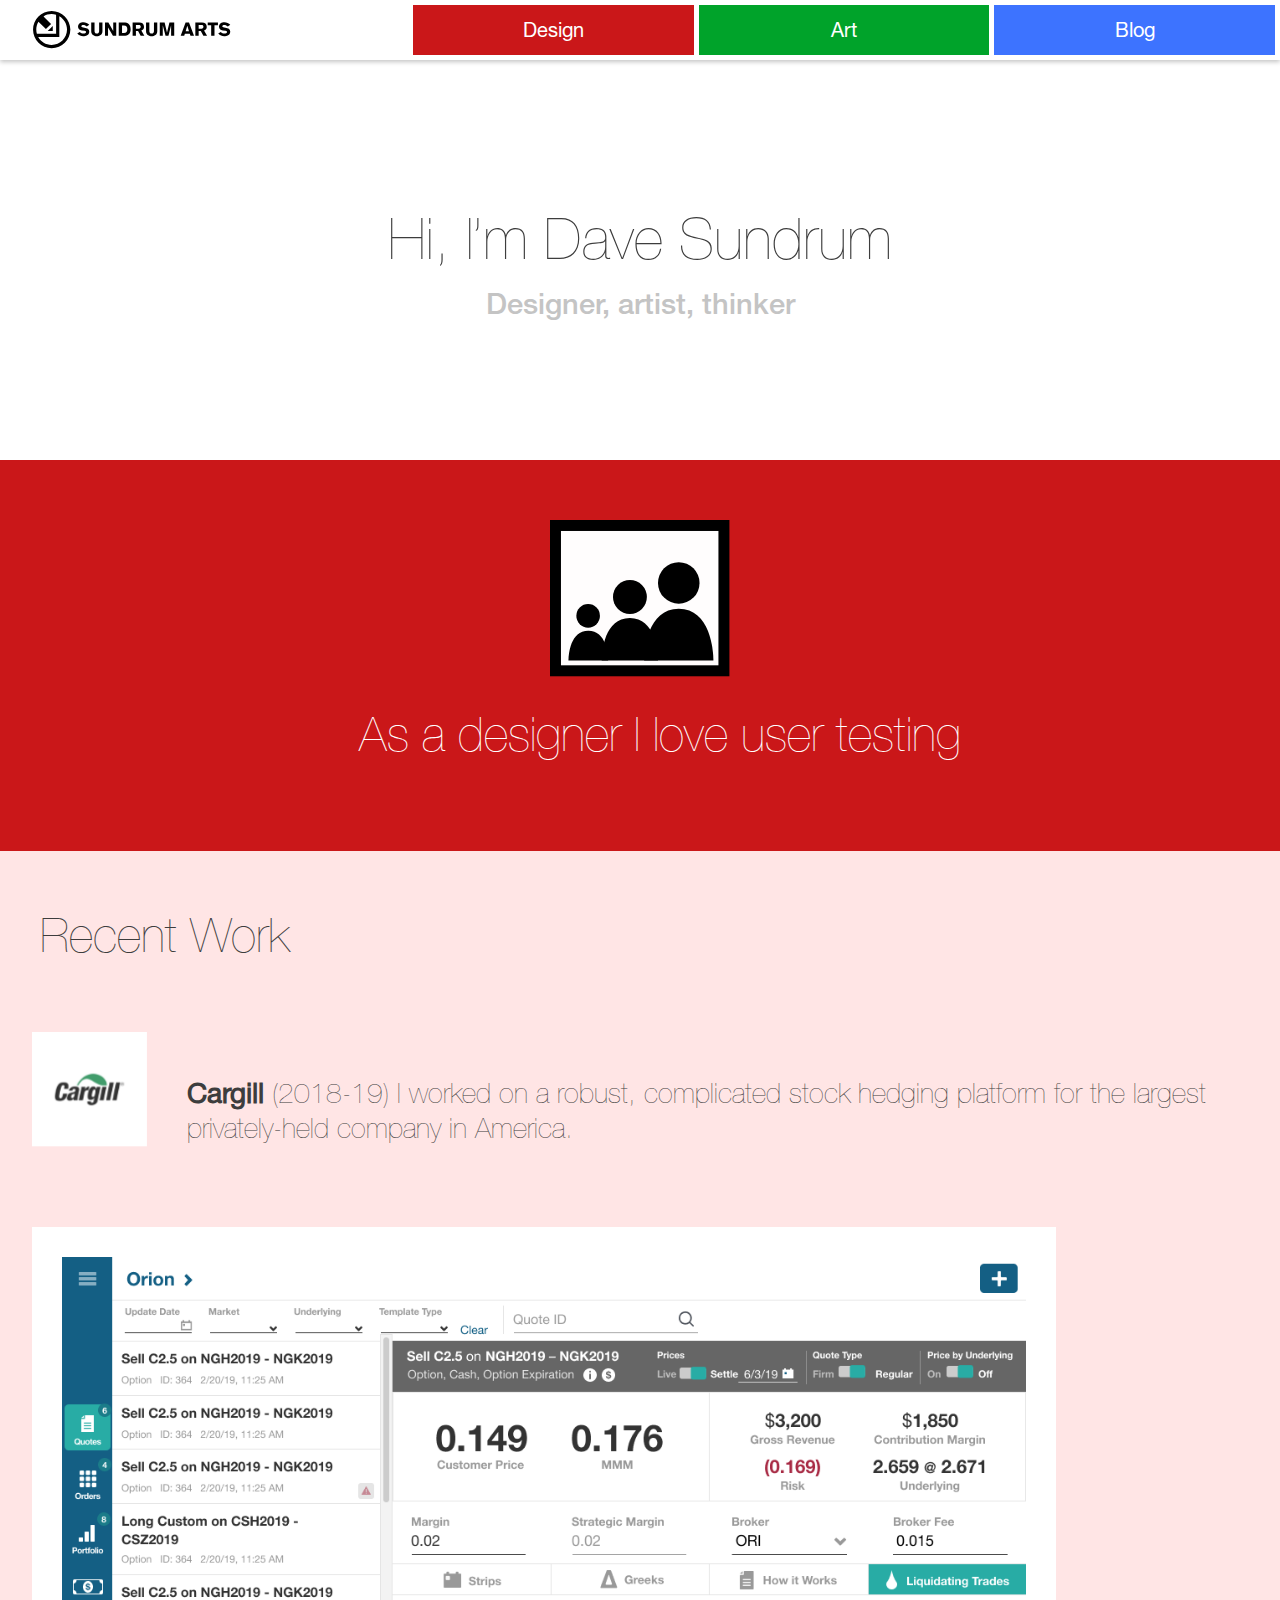
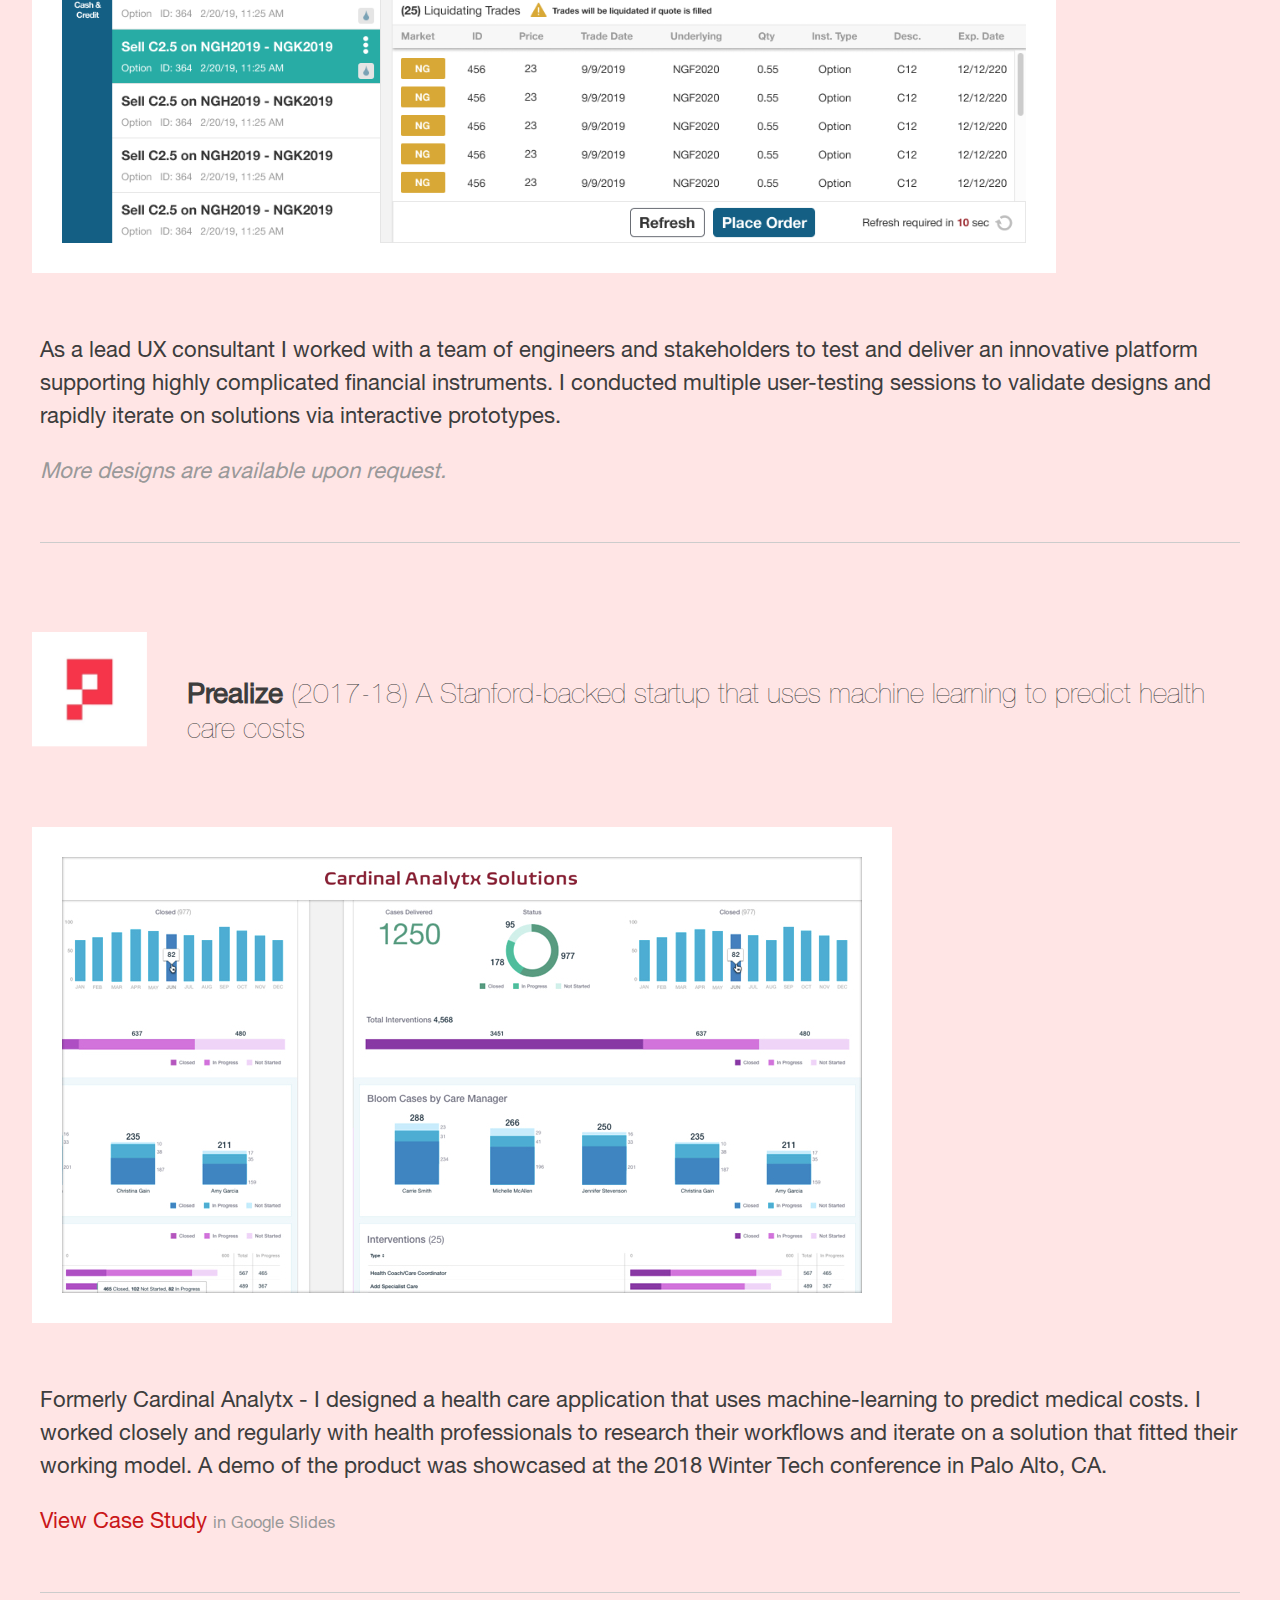
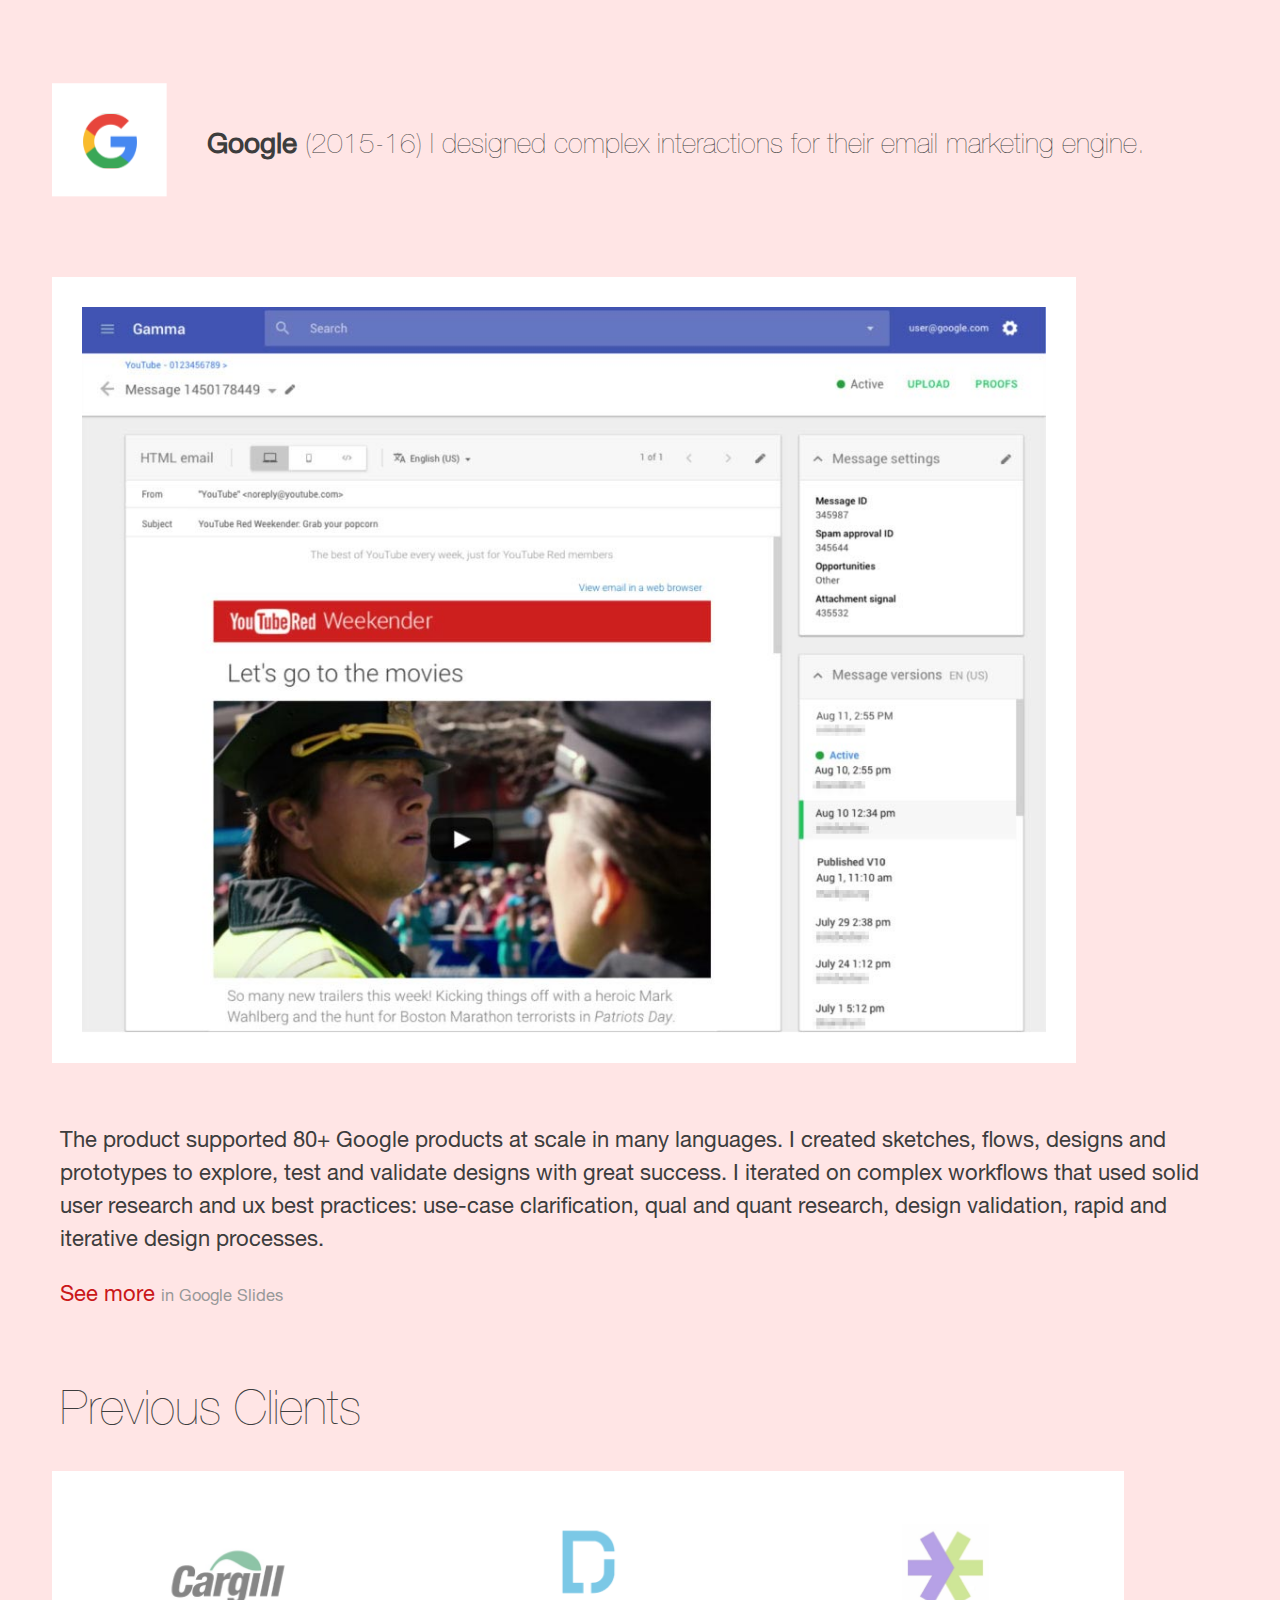
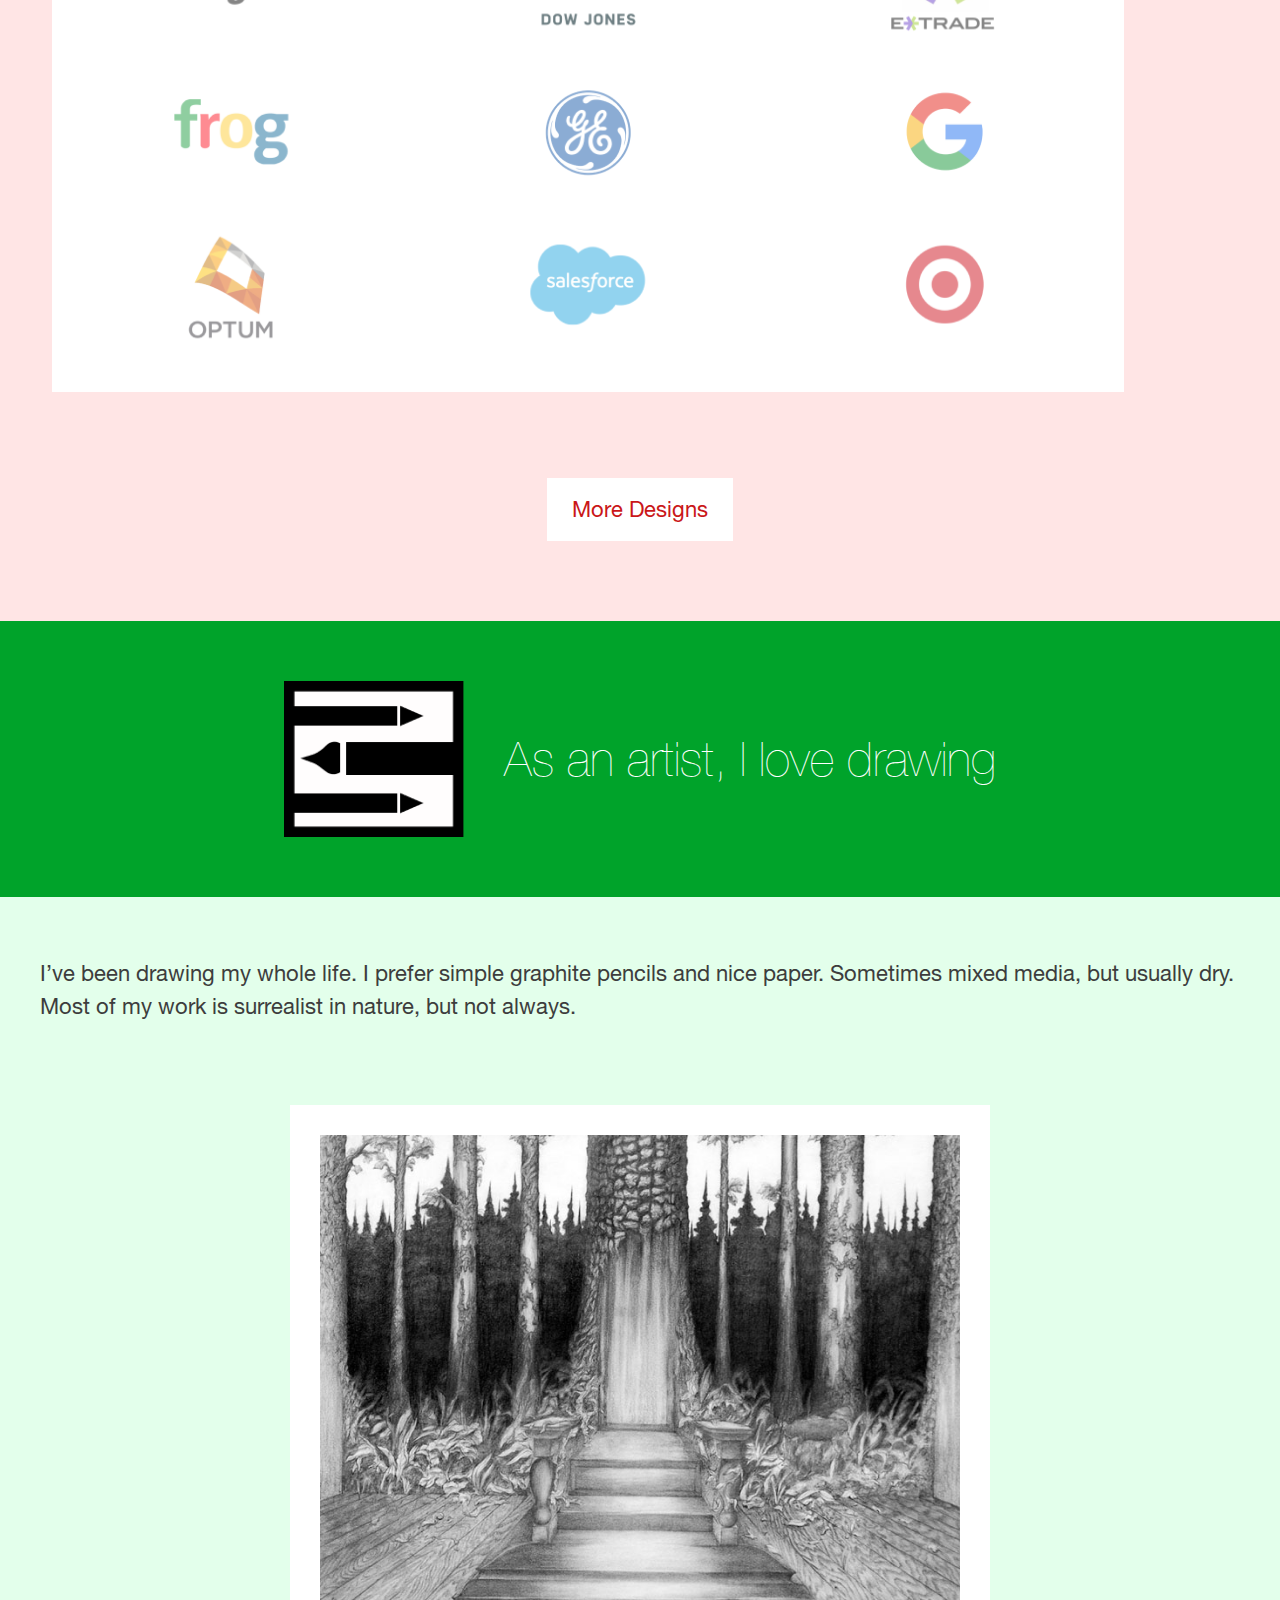
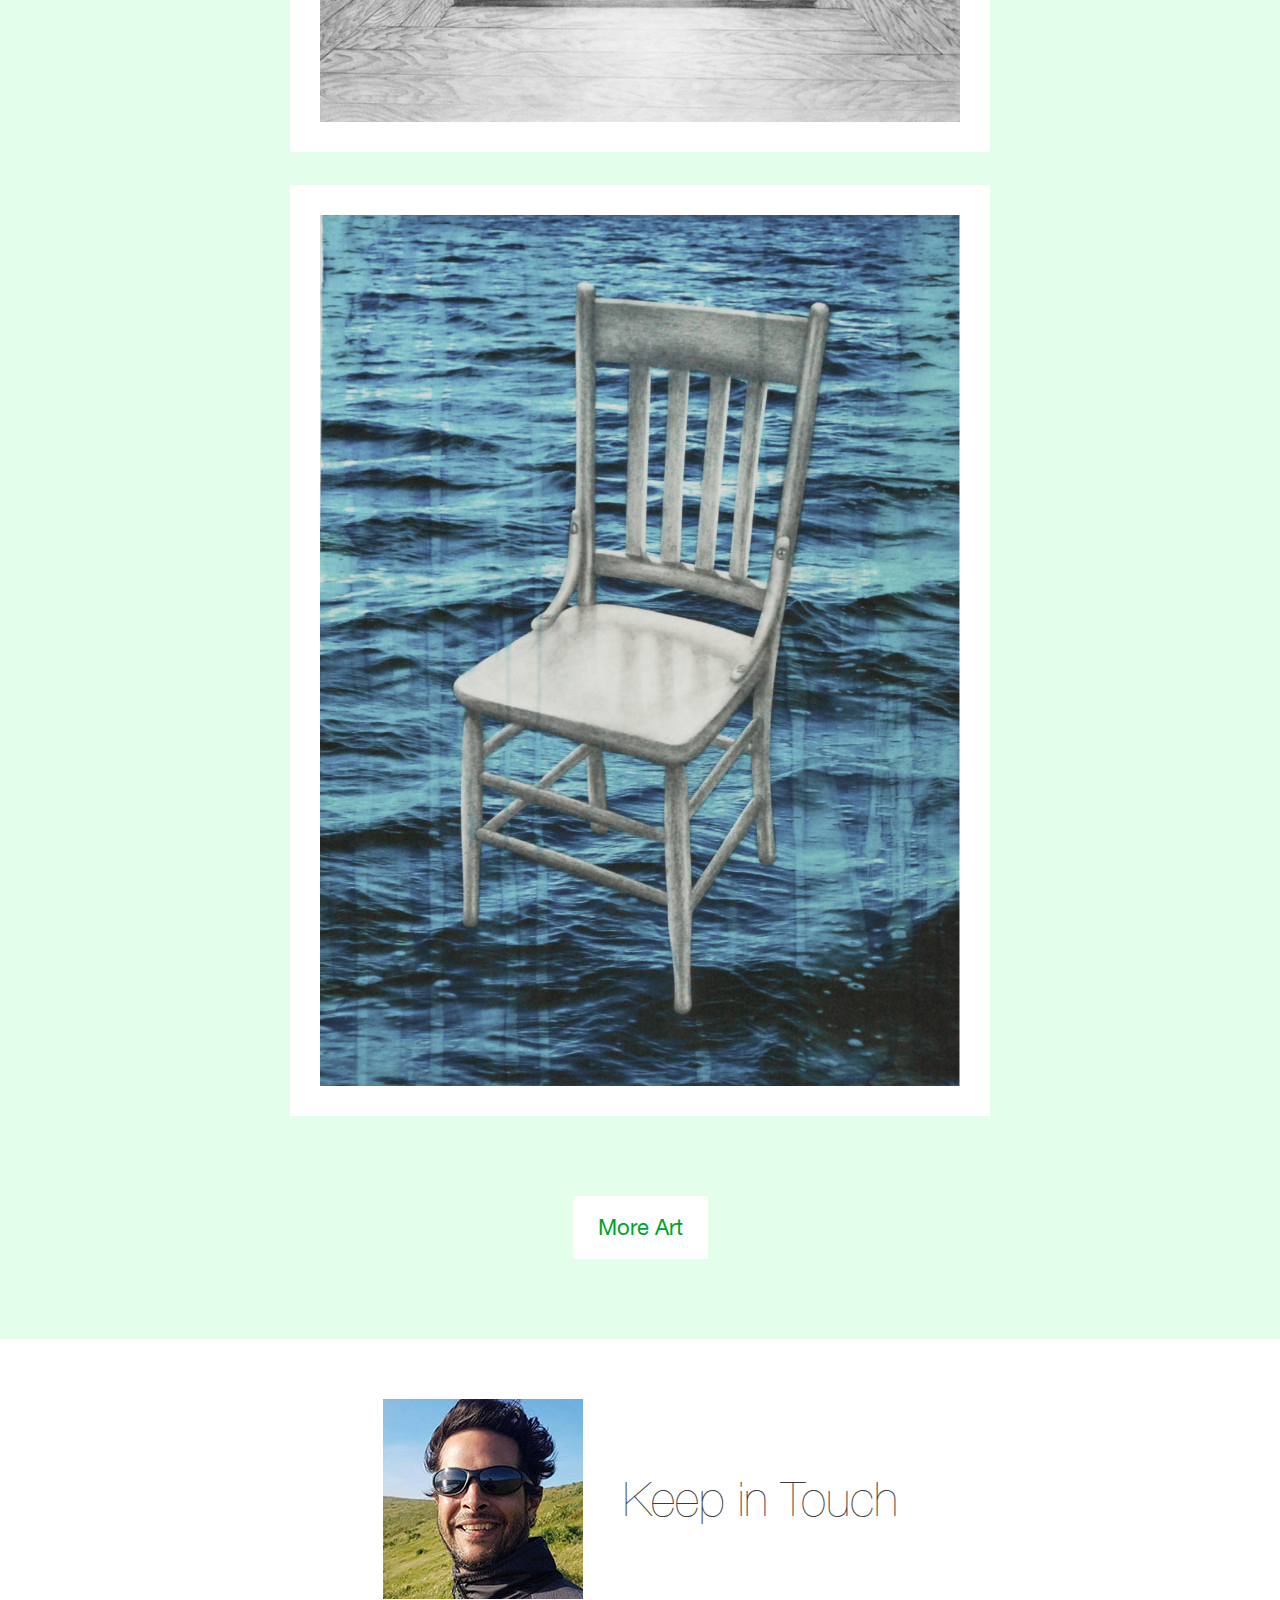
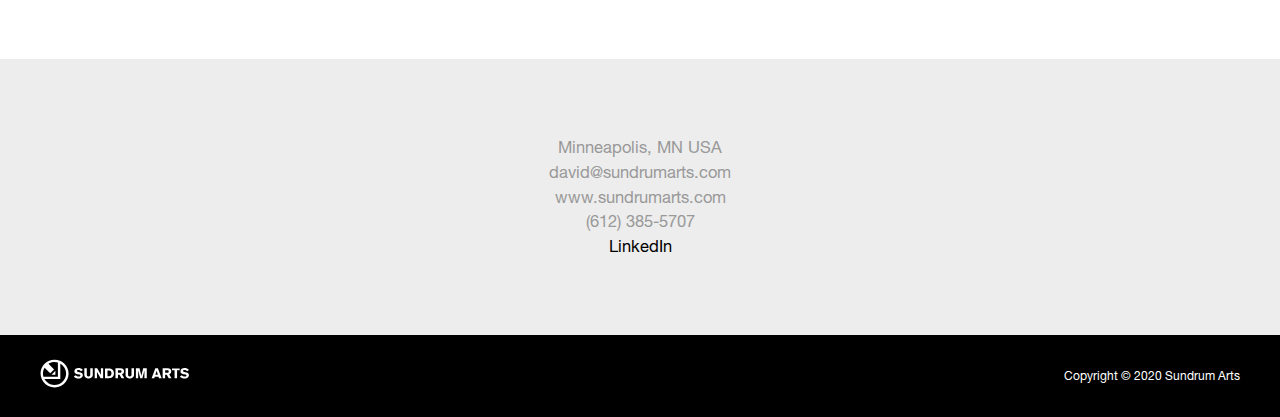
<file: html/index.html>
<!doctype html>
<html lang="">
<head><meta http-equiv="Content-Type" content="text/html; charset=utf-8">
	<title>Sundrum Arts - Art, Design and Thoughts from David Sundrum</title>
    <meta name="description" content=""><meta name="viewport" content="width=device-width, initial-scale=1">
    <link rel="shortcut icon" href="favicon.ico" />
	<link href="apple-touch-icon.png" rel="apple-touch-icon" /><!-- Place favicon.ico in the root directory -->
    <link href="css/styles.css" rel="stylesheet" />
    <meta name="theme-color" content="#fafafa">
</head>
<body>

<header>
    <div class="wrapper">
        <div class="row txt-center middle-xl start-md">
            <div class="col-xl pad-0">
                <div class="box-row">
                    <h1><a class="nav-logo" href="index.html">Sundrum Arts</a></h1>
                </div>
            </div>

            <div class="col-xl" id="dt-nav">
                <div class="row">
                    <div class="col-xl pad-0 md-dn">
                        <div class="box-row"><a class="nav-link nav-design" href="design.html">Design</a></div>
                    </div>
                    <div class="col-xl pad-0 md-dn">
                        <div class="box-row"><a class="nav-link nav-art" href="arts.html">Art</a></div>
                    </div>
                    <div class="col-xl pad-0 md-dn">
                        <div class="box-row"><a class="nav-link nav-blog" href="/blog/">Blog</a></div>
                    </div>
                </div>
            </div>

            <div class="col-xl pad-0 dn md-db">
                <div class="box-row">
                    <div class="row end-md">
                        <div class="mobile-trigger bg-white" href="#"><img src="img/mobile-menu.svg" />
                            <ul class="mobile-nav">
                                <li><a class="nav-link-mobile nav-design" href="design.html">Design</a></li>
                                <li><a class="nav-link-mobile nav-art" href="arts.html">Art</a></li>
                                <li><a class="nav-link-mobile nav-blog" href="/blog/">Blog</a></li>
                            </ul>
                        </div>
                    </div>
                </div>
            </div>
        </div><!-- row txt-center middle-xl start-md -->
    </div><!-- #wrapper -->
</header>

<main>
<section class="hero wrapper-full">
<div class="row center-xl middle-xl hero-info">
<div class="col-xl-12 hero-info-box pad">
<h1>Hi, I&rsquo;m Dave Sundrum</h1>

<p class="subtitle">Designer, artist, thinker</p>
</div>
</div>
</section>

<section class="intro-section bg-red md-pt-3 md-pb-3 pt-6 pb-6">
<div class="wrapper">
<div class="row center-xl middle-xl">
<div class="col-md-12">
<div class="box-row"><img alt="user testing image" class="section-icon" src="img/icon_user-testing.svg" /></div>
</div>

<div class="col-md-12">
<div class="box-row"><br />
<h2 class="section-head txt-white">As a designer I love user testing</h2><br />

</div>
</div>
</div>
</div>
</section>

<section class="bg-lt-red md-pt-3 md-pb-3 pt-6 pb-6">


<div class="wrapper">
<h2 class="title" style="margin-top:0px;">Recent Work</h2><br />


 <div class="small-icon-with-title row middle-xl pb-2">
        <div class="box-row">
            <div class="icon">
                <img alt="Google" class="section-icon-small" src="img/client_cargill.svg" />
            </div>
            <div class="title">
                <h3 class="section-head"><span style="font-weight:bold; font-size:1em;">Cargill</span> (2018-19) I worked on a robust, complicated stock hedging platform for the largest privately-held company in America.</h3>
            </div>
        </div>
    </div><!-- small-icon-with-title -->


<div class="row left-xl middle-xl md-pt-3 md-pb-3 pt-6 pb-6">
<div>
<div class="box-row"><img alt="" class="section-large-image" src="img/preview_cargill.png" /></div>



</div>
</div><p style="margin-top:0px;">As a lead UX consultant I worked with a team of engineers and stakeholders to test and deliver an innovative platform supporting highly complicated financial instruments. I conducted multiple user-testing sessions to validate designs and rapidly iterate on solutions via interactive prototypes.
</p>

<i style="color:#999;">More designs are available upon request.</i>

<br /><br />

<hr /><br />

<br />
    <div class="small-icon-with-title row middle-xl pb-2">
        <div class="box-row">
            <div class="icon">
                <img alt="Google" class="section-icon-small" src="img/client_prealize.svg" />
            </div>
            <div class="title">
                <h3 class="section-head"><span style="font-weight:bold; font-size:1em;">Prealize</span> (2017-18) A Stanford-backed startup that uses machine learning to predict health care costs</h3>
            </div>
        </div>
    </div><!-- small-icon-with-title -->


<div class="row left-xl middle-xl md-pt-3 md-pb-3 pt-6 pb-6">
<div>
<div class="box-row"><img alt="" class="section-large-image" src="img/colorblocks-pic7.jpg" /></div>
</div>
</div>

<p style="margin-top:0px;">Formerly Cardinal Analytx - I designed a health care application that uses machine-learning to predict medical costs. I worked closely and regularly with health professionals to research their workflows and iterate on a solution that fitted their working model. A demo of the product was showcased at the 2018 Winter Tech conference in Palo Alto, CA.</p>
<a class="txt-red" target="_blank" href="https://docs.google.com/presentation/d/1dMiij_Z_xal0mZuw0MdCUL_ccc3LPMdjkNKaqpAaaaU/edit#slide=id.p">View Case Study</a> <span style="font-size:.75em; color:#999;">in Google Slides</span>
<br /><br /><hr /><br />

<br />
<div class="wrapper">
    <div class="small-icon-with-title row middle-xl pb-2">
        <div class="box-row">
            <div class="icon">
                <img alt="Google" class="section-icon-small" src="img/client_google.svg" />
            </div>
            <div class="title">
                <h3 class="section-head"><span style="font-weight:bold; font-size:1em;">Google</span> (2015-16) I designed complex interactions for their email marketing engine.</h3>
            </div>
        </div>
    </div><!-- small-icon-with-title -->


<div class="row left-xl middle-xl md-pt-3 md-pb-3 pt-6 pb-6">
<div>
<div class="box-row"><img alt="" class="section-large-image" src="img/gamma-image.jpg" /></div>
</div>
</div>

<p style="margin-top:0px;">The product supported 80+ Google products at scale in many languages. I created sketches, flows, designs and prototypes to explore, test and validate designs with great success. I iterated on complex workflows that used solid user research and ux best practices: use-case clarification, qual and quant research, design validation, rapid and iterative design processes.</p>
<a class="txt-red" target="_blank" href="https://docs.google.com/presentation/d/147LiDwCFucdBCCCmRiaDI8rYzPERVD3QThjsi_HO9-s/edit#slide=id.p">See more</a> <span style="font-size:.75em; color:#999;">in Google Slides</span><br /><br />


<h2 class="title">Previous Clients</h2>
<div class="row txt-center logo-wrapper pt-3 pb-3">
<div class="col-sm-6 col-md-4 col-xl-4">
<div class="box-row logo-grid"><img src="img/client_cargill.png" /></div>
</div>

<div class="col-sm-6 col-md-4 col-xl-4">
<div class="box-row logo-grid"><img src="img/client_dowjones.png" /></div>
</div>

<div class="col-sm-6 col-md-4 col-xl-4">
<div class="box-row logo-grid"><img src="img/client_etrade.png" /></div>
</div>

<div class="col-sm-6 col-md-4 col-xl-4">
<div class="box-row logo-grid"><img src="img/client_frog.png" /></div>
</div>

<div class="col-sm-6 col-md-4 col-xl-4">
<div class="box-row logo-grid"><img src="img/client_ge.png" /></div>
</div>

<div class="col-sm-6 col-md-4 col-xl-4">
<div class="box-row logo-grid"><img src="img/client_google.png" /></div>
</div>

<div class="col-sm-6 col-md-4 col-xl-4">
<div class="box-row logo-grid"><img src="img/client_optum.png" /></div>
</div>

<div class="col-sm-6 col-md-4 col-xl-4">
<div class="box-row logo-grid"><img src="img/client_salesforce.png" /></div>
</div>

<div class="col-sm-6 col-md-4 col-xl-4">
<div class="box-row logo-grid"><img src="img/client_target.png" /></div>
</div>
</div><br /><br />
</div>
<div class="row center-xl pt-2 pb-2"><a class="btn-cta txt-red" href="design.html">More Designs</a></div>

</section>

<section class="intro-section bg-green md-pt-3 md-pb-3 pt-6 pb-6">
<div class="wrapper">
<div class="row center-xl middle-xl">
<div class="col-md-12">
<div class="box-row"><img alt="" class="section-icon" src="img/icon-art.png" /></div>
</div>

<div class="col-md-12">
<div class="box-row"><br />
<h2 class="section-head txt-white">As an artist, I love drawing</h2><br />
</div>
</div>
</div>
</div>
</div>
</section>

<section class="bg-lt-green md-pt-3 md-pb-3 pt-6 pb-6 section-art">
<div class="wrapper ">
<p style="margin-top:0px;">I’ve been drawing my whole life. I prefer simple graphite pencils and nice paper. Sometimes mixed media, but usually dry. Most of my work is surrealist in nature, but not always.</p>

<div class="row center-xl middle-xl md-pt-3 md-pb-3 pt-6 pb-6">
<div>
<div class="box-row"><img alt="David Sundrum Sketch - Rule - 2010" class="section-large-image" src="img/dave-sketch.jpg" style="max-width: 700px;" style="margin-bottom:100px;" /><br /><br />
<img alt="David Sundrum Sketch - Rule - 2010" class="section-large-image" src="img/art_chair.png" style="max-width: 700px;" style="margin-bottom:100px;"/>

</div>
</div>
</div>


<div class="row center-xl pt-2 pb-2"><a class="btn-cta txt-green" href="arts.html">More Art</a></div>
</div>
</section>


<section class="intro-section md-pt-3 md-pb-3 pt-6 pb-6">
<div class="wrapper">
<div class="row center-xl middle-xl">
<div class="col-md-12">
<div class="box-row dave-photo-box"><img alt="" class="dave-photo" src="img/dave-pic.jpg" /></div>
</div>

<div class="col-md-12">
<div class="box-row">
<h2 class="section-head">Keep in Touch</h2>
</div>
</div>

</div>
</div>
</section>
</main>

<footer class="md-pb-3 md-pt-3 pt-6 pb-6">
<div class="wrapper txt-center">
<p style="font-size:.75em;">Minneapolis, MN USA<br />
david@sundrumarts.com<br />
www.sundrumarts.com<br />
(612) 385-5707<br />
<a class="txt-black" href="/" target="_blank" style="font-size:1.0em;">LinkedIn</a></p>
</div>
</footer>

<div class="footer-extend bg-black pt-2 pb-2">
<div class="wrapper">
<div class="row">
<div class="col-md-12 col-xl md-txt-center txt-leftt"><img alt="Footer Logo" class="footer-logo" src="img/dave-sundrum-arts-white-logo.svg" /></div>

<div class="col-md-12 col-xl md-txt-center txt-right">
<p>Copyright &copy; 2020 Sundrum Arts</p>
</div>
</div>
</div>
</div>
<script src="js/vendor/modernizr-3.7.1.min.js"></script><script src="https://code.jquery.com/jquery-3.4.1.min.js" integrity="sha256-CSXorXvZcTkaix6Yvo6HppcZGetbYMGWSFlBw8HfCJo=" crossorigin="anonymous"></script><script>window.jQuery || document.write('<script src="js/vendor/jquery-3.4.1.min.js"><\/script>')</script><script src="js/plugins.js"></script><script src="js/main.js"></script>
</body>
</html>
</file>
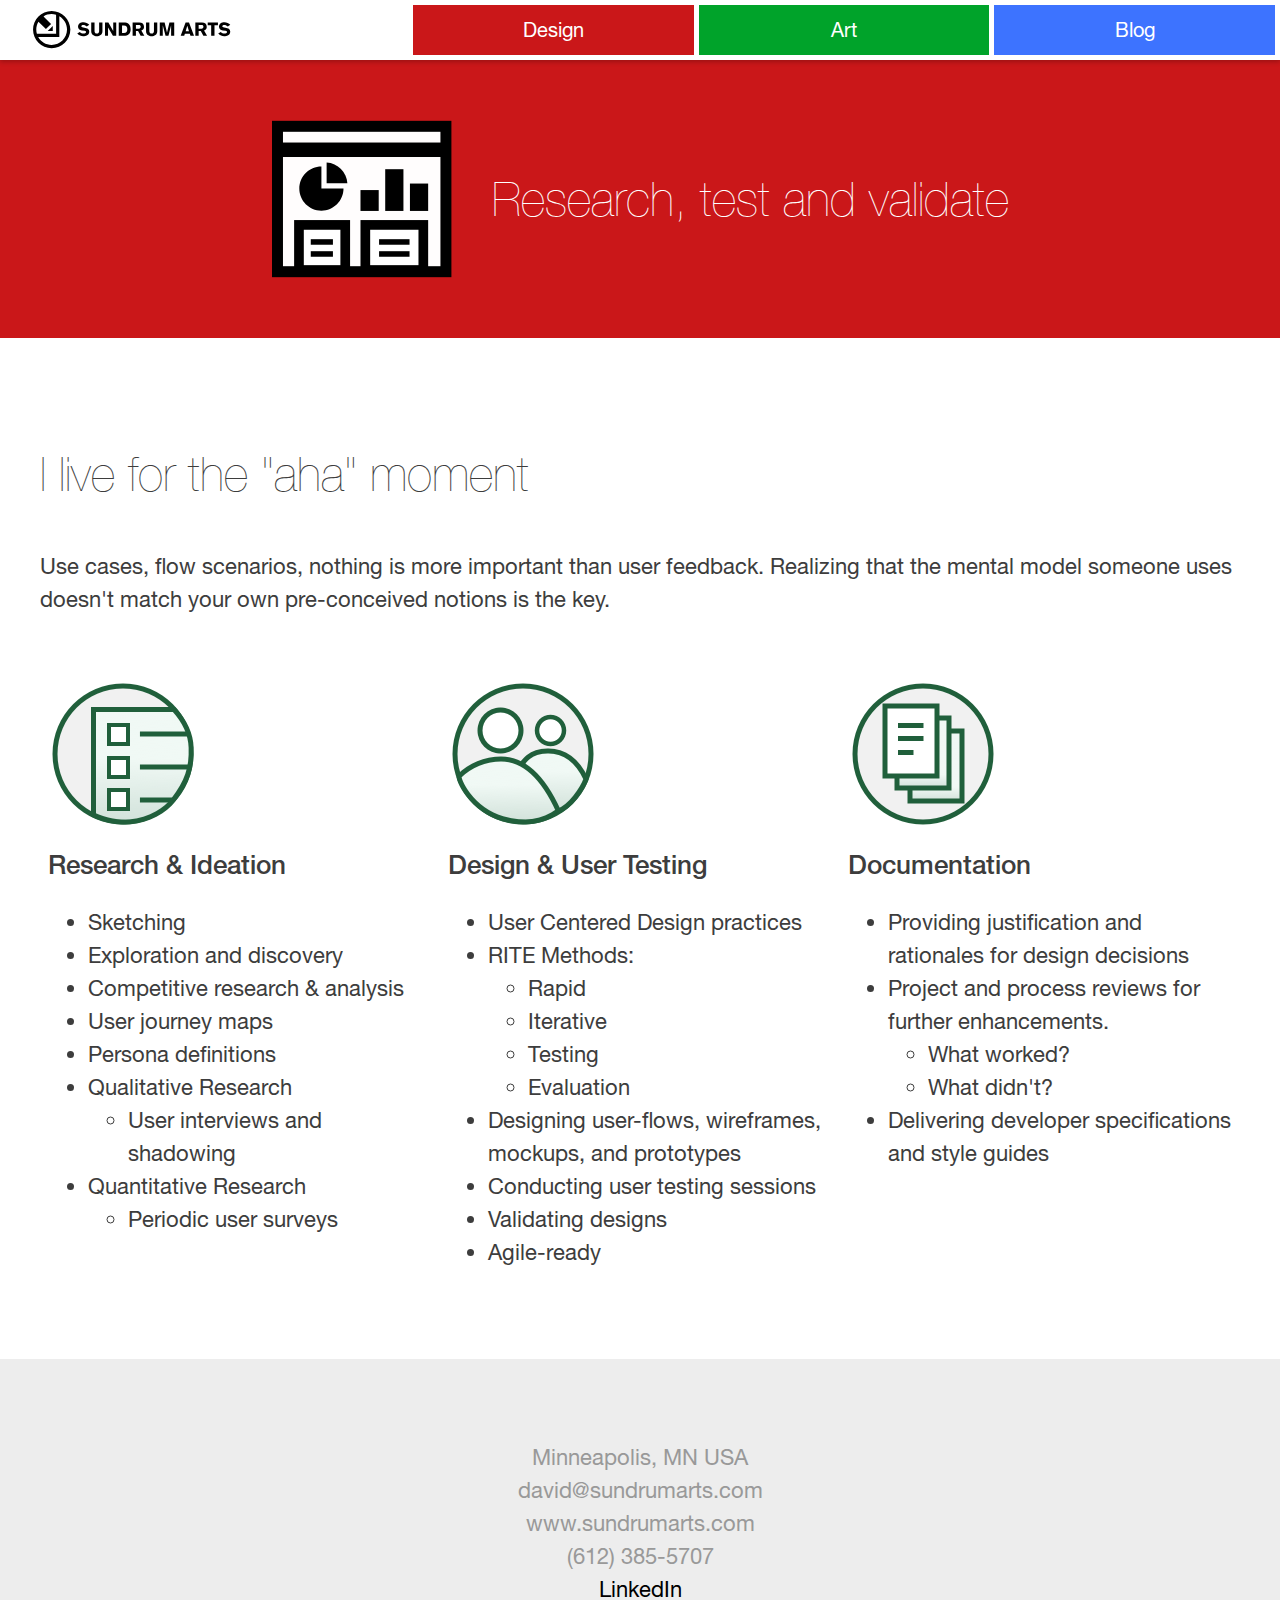
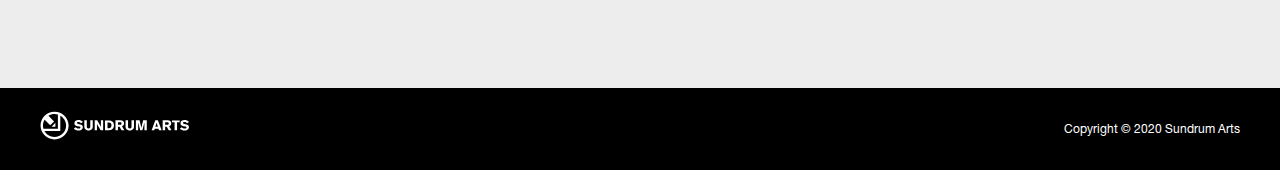
<file: html/design.html>
<!doctype html>
<html lang="">
<head><meta http-equiv="Content-Type" content="text/html; charset=utf-8">
	<title>Sundrum Arts - UX Design from David Sundrum</title>
	<meta name="description" content=""><meta name="viewport" content="width=device-width, initial-scale=1">
    <link rel="shortcut icon" href="favicon.ico" />
	<link href="apple-touch-icon.png" rel="apple-touch-icon" /><!-- Place favicon.ico in the root directory -->
    <link href="css/styles.css" rel="stylesheet" />
    <meta name="theme-color" content="#fafafa">
</head>
<body>
    
    <header>
        <div class="wrapper">
            <div class="row txt-center middle-xl start-md">
                <div class="col-xl pad-0">
                    <div class="box-row">
                        <h1><a class="nav-logo" href="index.html">Sundrum Arts</a></h1>
                    </div>
                </div>
    
                <div class="col-xl" id="dt-nav">
                    <div class="row">
                        <div class="col-xl pad-0 md-dn">
                            <div class="box-row"><a class="nav-link nav-design" href="design.html">Design</a></div>
                        </div>
                        <div class="col-xl pad-0 md-dn">
                            <div class="box-row"><a class="nav-link nav-art" href="arts.html">Art</a></div>
                        </div>
                        <div class="col-xl pad-0 md-dn">
                            <div class="box-row"><a class="nav-link nav-blog" href="/blog/">Blog</a></div>
                        </div>
                    </div>
                </div>
    
                <div class="col-xl pad-0 dn md-db">
                    <div class="box-row">
                        <div class="row end-md">
                            <div class="mobile-trigger bg-white" href="#"><img src="img/mobile-menu.svg" />
                                <ul class="mobile-nav">
                                    <li><a class="nav-link-mobile nav-design" href="design.html">Design</a></li>
                                    <li><a class="nav-link-mobile nav-art" href="arts.html">Art</a></li>
                                    <li><a class="nav-link-mobile nav-blog" href="/blog/">Blog</a></li>
                                </ul>
                            </div>
                        </div>
                    </div>
                </div>
            </div><!-- row txt-center middle-xl start-md -->
        </div><!-- #wrapper -->
    </header>

<main class="inside-pages">

<section class="intro-section bg-red md-pt-3 md-pb-3 pt-6 pb-6">
    <div class="wrapper">
        <div class="row center-xl middle-xl">
            <div class="col-md-12">
                <div class="box-row"><img alt="" class="section-icon" src="img/icon-charts.svg" /></div>
            </div>

            <div class="col-md-12">
                <div class="box-row">
                    <h2 class="section-head txt-white">Research, test and validate </h2>
                </div>
            </div>
        </div><!-- .row -->
    </div><!-- wrapper -->
</section>

<section class="bg-white md-pt-3 md-pb-3 pt-6 pb-6">
    <div class="wrapper">
        <h2 style="line-height: 1.5em;">I live for the "aha" moment</h2>

        <p>Use cases, flow scenarios, nothing is more important than user feedback. Realizing that the mental model someone uses doesn't match your own pre-conceived notions is the key.</p><br />


        <div class="grid-x">
                <div class="col-4">
                    <div class="col-content">
                        <div class="col-image"><img src="img/research.png" alt="Research" /></div>
                        <div class="col-header">Research & Ideation</div>
                        <ul>
                            <li>Sketching</li>
                            <li>Exploration and discovery</li>
                            <li>Competitive research & analysis</li>
                            <li>User journey maps</li>
                            <li>Persona definitions</li>
                            <li>Qualitative Research
                                <ul>
                                    <li>User interviews and shadowing
                                </ul>
                            </li>
                            <li>Quantitative Research
                                <ul>
                                    <li>Periodic user surveys</li>
                                </ul>
                            </li>
                        </ul>
                    </div><!-- .col-content -->
                </div><!-- .col -->
                <div class="col-4">
                    <div class="col-content">
                        <div class="col-image"><img src="img/user_testing.png" alt="Design &amp; User Testing"></div>
                        <div class="col-header">Design & User Testing</div>
                        <ul>
                            <li>User Centered Design practices</li>
                            <li>RITE Methods:
                                <ul>
                                    <li>Rapid</li>
                                    <li>Iterative</li>
                                    <li>Testing</li>
                                    <li>Evaluation</li>
                                </ul>
                            </li>
                            <li>Designing user-flows, wireframes, mockups, and prototypes</li>
                            <li>Conducting user testing sessions</li>
                            <li>Validating designs</li>
                            <li>Agile-ready</li>
                        </ul>
                    </div><!-- .col-content -->
                </div><!-- .col -->
                <div class="col-4">
                    <div class="col-content">
                        <div class="col-image"><img src="img/follow_through.png" alt="Documentation"></div>
                        <div class="col-header">Documentation</div>
                        <ul>
                            <li>Providing justification and rationales for design decisions</li>
                            <li>Project and process reviews for further enhancements.
                                <ul>
                                    <li>What worked?</li>
                                    <li>What didn't?</li>
                                </ul>
                            </li>
                            <li>Delivering developer specifications and style guides</li>
                        </ul>    
                    </div><!-- .col-content -->        
                </div>
        </div><!-- .grid-x -->
    </div><!-- .wrapper -->
</section>
</main>

<footer class="md-pb-3 md-pt-3 pt-6 pb-6">
<div class="wrapper txt-center">
<p>Minneapolis, MN USA<br />
david@sundrumarts.com<br />
www.sundrumarts.com<br />
(612) 385-5707<br />
<a class="txt-black" href="/" target="_blank">LinkedIn</a></p>
</div>
</footer>

<div class="footer-extend bg-black pt-2 pb-2">
<div class="wrapper">
<div class="row">
<div class="col-md-12 col-xl md-txt-center txt-leftt"><img alt="Footer Logo" class="footer-logo" src="img/dave-sundrum-arts-white-logo.svg" /></div>

<div class="col-md-12 col-xl md-txt-center txt-right">
<p>Copyright &copy; 2020 Sundrum Arts</p>
</div>
</div>
</div>
</div>
<script src="js/vendor/modernizr-3.7.1.min.js"></script><script src="https://code.jquery.com/jquery-3.4.1.min.js" integrity="sha256-CSXorXvZcTkaix6Yvo6HppcZGetbYMGWSFlBw8HfCJo=" crossorigin="anonymous"></script><script>window.jQuery || document.write('<script src="js/vendor/jquery-3.4.1.min.js"><\/script>')</script><script src="js/plugins.js"></script><script src="js/main.js"></script>
</body>
</html>
</file>
<file: html/css/styles.css>
/** -----------------------------
*  Sundrum Arts Styles
*  
*  Breakpoints:     768 / 1200
*  
*  -- Colors -- 
*  Red:             #ca1719
*  Light Red:       #ffe5e5
*  Green:           #00a32a
*  Light Green:     #e3ffeb
*  Blue:            #3d73ff
*  Light Blue:      #e8eeff
*
* ----------------------------- */

@import url(https://fast.fonts.net/lt/1.css?apiType=css&c=62ac05ad-f9d7-443c-9b80-49bcb39d6686&fontids=5664067,5664070,5664077,5664081,5664085,5664089,5664093,5664098,5664103,5664107,5664111,5664115,5664119,5664121,5664128,5664150);
@font-face {
	font-family: "Helvetica Neue LT W05_36 Th It";
	src: url(Fonts/5664067/34e40c5d-d59d-4acd-b71f-a263d0b660e6.eot?#iefix);
	src: url(Fonts/5664067/34e40c5d-d59d-4acd-b71f-a263d0b660e6.eot?#iefix) format("eot"), url(Fonts/5664067/2a7e8f89-c0b2-4334-9c34-7a2078d2b959.woff2) format("woff2"), url(Fonts/5664067/32aad9d8-5fec-4b9d-ad53-4cf7a5b53698.woff) format("woff"), url(Fonts/5664067/d38219c6-3141-463b-bad2-4626f8405be7.ttf) format("truetype")
}

@font-face {
	font-family: "Helvetica Neue LT W05 25 Ult Lt";
	src: url(Fonts/5664070/418d2e49-6a65-426f-b58c-5f601f8557f1.eot?#iefix);
	src: url(Fonts/5664070/418d2e49-6a65-426f-b58c-5f601f8557f1.eot?#iefix) format("eot"), url(Fonts/5664070/ec6281a0-c9c4-4477-a360-156acd53093f.woff2) format("woff2"), url(Fonts/5664070/11066b40-10f7-4123-ba58-d9cbf5e89ceb.woff) format("woff"), url(Fonts/5664070/cc9b0eb1-551c-4c84-b241-fc7934a0bd1d.ttf) format("truetype")
}

@font-face {
	font-family: "Helvetica Neue LT W05 26UltLtIt";
	src: url(Fonts/5664077/777dfbbf-f9a2-4e7b-b6e1-b81c39e5b65a.eot?#iefix);
	src: url(Fonts/5664077/777dfbbf-f9a2-4e7b-b6e1-b81c39e5b65a.eot?#iefix) format("eot"), url(Fonts/5664077/2707a251-2d32-4bb6-a3c4-87114ba2365f.woff2) format("woff2"), url(Fonts/5664077/40f50724-486b-4e7b-9366-237e06eabfc8.woff) format("woff"), url(Fonts/5664077/9d005a92-be34-49dd-b9eb-bccbf751e89d.ttf) format("truetype")
}

@font-face {
	font-family: "Helvetica Neue LT W05 35 Thin";
	src: url(Fonts/5664081/da266c3a-a094-4adc-a81e-12f73609ba16.eot?#iefix);
	src: url(Fonts/5664081/da266c3a-a094-4adc-a81e-12f73609ba16.eot?#iefix) format("eot"), url(Fonts/5664081/7d63ccf8-e0ae-4dee-ad4d-bbc798aa5803.woff2) format("woff2"), url(Fonts/5664081/b2c1327f-ab3d-4230-93d7-eee8596e1498.woff) format("woff"), url(Fonts/5664081/922917a9-4ca8-4c0b-b1bb-417b6ff0210e.ttf) format("truetype")
}

@font-face {
	font-family: "Helvetica Neue LT W05 45 Light";
	src: url(Fonts/5664085/cb0d1e8a-e111-4dbf-82c2-e948aba954c0.eot?#iefix);
	src: url(Fonts/5664085/cb0d1e8a-e111-4dbf-82c2-e948aba954c0.eot?#iefix) format("eot"), url(Fonts/5664085/f9c5199e-a996-4c08-9042-1eb845bb7495.woff2) format("woff2"), url(Fonts/5664085/2a34f1f8-d701-4949-b12d-133c1c2636eb.woff) format("woff"), url(Fonts/5664085/fdf10d5e-4ce0-45e5-a6c1-5eaff6cb1c11.ttf) format("truetype")
}

@font-face {
	font-family: "Helvetica Neue LT W05 46 Lt It";
	src: url(Fonts/5664089/99531fe3-1c8b-4966-a5e0-c17d164113c0.eot?#iefix);
	src: url(Fonts/5664089/99531fe3-1c8b-4966-a5e0-c17d164113c0.eot?#iefix) format("eot"), url(Fonts/5664089/5e4f385b-17ff-4d27-a63a-9ee28546c9a8.woff2) format("woff2"), url(Fonts/5664089/116cde47-4a07-44a5-9fac-cbdcc1f14f79.woff) format("woff"), url(Fonts/5664089/dfce121b-01a2-4997-acf0-8cf3bcaf68d6.ttf) format("truetype")
}

@font-face {
	font-family: "Helvetica Neue LT W05 55 Roman";
	src: url(Fonts/5664093/522972a6-5867-47ae-82fc-a7cf9bd5d4d4.eot?#iefix);
	src: url(Fonts/5664093/522972a6-5867-47ae-82fc-a7cf9bd5d4d4.eot?#iefix) format("eot"), url(Fonts/5664093/08b57253-2e0d-4c12-9c57-107f6c67bc49.woff2) format("woff2"), url(Fonts/5664093/08edde9d-c27b-4731-a27f-d6cd9b01cd06.woff) format("woff"), url(Fonts/5664093/8f4a1705-214a-4dd0-80b8-72252c37e688.ttf) format("truetype")
}

@font-face {
	font-family: "Helvetica Neue LT W05 56 Italic";
	src: url(Fonts/5664098/c708845d-fe72-4432-9276-47c4f91aec1c.eot?#iefix);
	src: url(Fonts/5664098/c708845d-fe72-4432-9276-47c4f91aec1c.eot?#iefix) format("eot"), url(Fonts/5664098/4bd56f95-e7ab-4a32-91fd-b8704cbd38bc.woff2) format("woff2"), url(Fonts/5664098/4fe1c328-1f21-434a-8f0d-5e0cf6c70dfb.woff) format("woff"), url(Fonts/5664098/c07fd9e2-5e0b-4297-9229-af0c8e331d94.ttf) format("truetype")
}

@font-face {
	font-family: "Helvetica Neue LT W05 65 Medium";
	src: url(Fonts/5664103/5640036d-d549-4f16-b31e-87da78d9e832.eot?#iefix);
	src: url(Fonts/5664103/5640036d-d549-4f16-b31e-87da78d9e832.eot?#iefix) format("eot"), url(Fonts/5664103/240c57a0-fdce-440d-9ce3-85e0cb56f470.woff2) format("woff2"), url(Fonts/5664103/7802e576-2ffa-4f22-a409-534355fbea79.woff) format("woff"), url(Fonts/5664103/14d824a2-2a5c-4692-8e30-74f6e177b675.ttf) format("truetype")
}

@font-face {
	font-family: "Helvetica Neue LT W05 66 Md It";
	src: url(Fonts/5664107/46116ca7-5e49-4a08-9af4-07e7182ce7fd.eot?#iefix);
	src: url(Fonts/5664107/46116ca7-5e49-4a08-9af4-07e7182ce7fd.eot?#iefix) format("eot"), url(Fonts/5664107/de68be2a-5d0e-4b8d-b3eb-940f75503e2a.woff2) format("woff2"), url(Fonts/5664107/31029e78-79a0-4940-b82d-2e3c238e1355.woff) format("woff"), url(Fonts/5664107/a8860880-ef55-430f-b420-eccd71f67b19.ttf) format("truetype")
}

@font-face {
	font-family: "Helvetica Neue LT W05 76 Bd It";
	src: url(Fonts/5664111/ae7ba1a5-8e73-4170-81ae-a7d26629e728.eot?#iefix);
	src: url(Fonts/5664111/ae7ba1a5-8e73-4170-81ae-a7d26629e728.eot?#iefix) format("eot"), url(Fonts/5664111/13ab58b4-b5ba-4c95-afde-ab2608fbbbd9.woff2) format("woff2"), url(Fonts/5664111/5018b5b5-c821-4653-bc74-d0b11d735f1a.woff) format("woff"), url(Fonts/5664111/c20f44a1-784c-4d3f-8d7f-aee889b6a7ae.ttf) format("truetype")
}

@font-face {
	font-family: "Helvetica Neue LT W05 85 Heavy";
	src: url(Fonts/5664115/80e123ee-1929-41ec-bf6a-77f92f0d53fe.eot?#iefix);
	src: url(Fonts/5664115/80e123ee-1929-41ec-bf6a-77f92f0d53fe.eot?#iefix) format("eot"), url(Fonts/5664115/7e42a406-9133-48c0-a705-4264ac520b43.woff2) format("woff2"), url(Fonts/5664115/837750e9-3227-455d-a04e-dc76764aefcf.woff) format("woff"), url(Fonts/5664115/cbb49e47-093c-4029-b64c-b5ee08064205.ttf) format("truetype")
}

@font-face {
	font-family: "Helvetica Neue LT W05 86 Hv It";
	src: url(Fonts/5664119/1be05894-26dd-4ade-91b4-b50e43d62c83.eot?#iefix);
	src: url(Fonts/5664119/1be05894-26dd-4ade-91b4-b50e43d62c83.eot?#iefix) format("eot"), url(Fonts/5664119/0acba88f-0de4-4d43-81fd-920d7427f665.woff2) format("woff2"), url(Fonts/5664119/713c9c40-9cbd-4276-819e-d0efaf5d3923.woff) format("woff"), url(Fonts/5664119/b747296b-72be-4443-99e0-8f388100ced0.ttf) format("truetype")
}

@font-face {
	font-family: "Helvetica Neue LT W05 95 Black";
	src: url(Fonts/5664121/c6d8a5c9-f863-4f17-9c32-355e9e9a98b8.eot?#iefix);
	src: url(Fonts/5664121/c6d8a5c9-f863-4f17-9c32-355e9e9a98b8.eot?#iefix) format("eot"), url(Fonts/5664121/fc4fb6ca-f981-4115-b882-c78e9f08be52.woff2) format("woff2"), url(Fonts/5664121/6ed03453-f512-45ba-84bf-fe4ea45d5e6a.woff) format("woff"), url(Fonts/5664121/42f814cb-78f6-46ec-bcc0-3c28842e5ca9.ttf) format("truetype")
}

@font-face {
	font-family: "Helvetica Neue LT W05 96 Blk It";
	src: url(Fonts/5664128/283fd2a2-0079-40b4-999f-d34f38e7afaa.eot?#iefix);
	src: url(Fonts/5664128/283fd2a2-0079-40b4-999f-d34f38e7afaa.eot?#iefix) format("eot"), url(Fonts/5664128/995add04-59cc-41ea-abd2-4712eaddf2a8.woff2) format("woff2"), url(Fonts/5664128/7090e465-f6bf-4664-8b5a-d877a6915d87.woff) format("woff"), url(Fonts/5664128/e6a63373-d060-4e43-a4e0-3cddad6b6ef9.ttf) format("truetype")
}

@font-face {
	font-family: "Helvetica Neue LT W05_75 Bold";
	src: url(Fonts/5664150/4c21ab66-1566-4a85-b310-fbc649985f88.eot?#iefix);
	src: url(Fonts/5664150/4c21ab66-1566-4a85-b310-fbc649985f88.eot?#iefix) format("eot"), url(Fonts/5664150/800da3b0-675f-465f-892d-d76cecbdd5b1.woff2) format("woff2"), url(Fonts/5664150/7b415a05-784a-4a4c-8c94-67e9288312f5.woff) format("woff"), url(Fonts/5664150/f07c25ed-2d61-4e44-99ab-a0bc3ec67662.ttf) format("truetype")
}


/*! normalize.css v8.0.1 | MIT License | github.com/necolas/normalize.css */

html {
	line-height: 1.15;
    -webkit-text-size-adjust: 100%;
    color: #222;
	font-size: 1em;
	line-height: 1.4
}

body {
	margin: 0
}

main {
	display: block
}

h1 {
	font-size: 2em;
	margin: .67em 0
}

hr {
	box-sizing: content-box;
	height: 0;
	overflow: visible
}

a {
	background-color: transparent
}

code {
	font-family: monospace, monospace;
	font-size: 1em
}

small {
	font-size: 80%
}

sub {
	font-size: 75%;
	line-height: 0;
	position: relative;
	vertical-align: baseline
}

sub {
	bottom: -.25em
}

img {
	border-style: none
}

[type=button],
[type=reset],
[type=submit] {
	-webkit-appearance: button
}

[type=button]::-moz-focus-inner,
[type=reset]::-moz-focus-inner,
[type=submit]::-moz-focus-inner {
	border-style: none;
	padding: 0
}

[type=button]:-moz-focusring,
[type=reset]:-moz-focusring,
[type=submit]:-moz-focusring {
	outline: 1px dotted ButtonText
}

[type=checkbox],
[type=radio] {
	box-sizing: border-box;
	padding: 0
}

[type=number]::-webkit-inner-spin-button,
[type=number]::-webkit-outer-spin-button {
	height: auto
}

[type=search] {
	-webkit-appearance: textfield;
	outline-offset: -2px
}

[type=search]::-webkit-search-decoration {
	-webkit-appearance: none
}

::-webkit-file-upload-button {
	-webkit-appearance: button;
	font: inherit
}

[hidden] {
	display: none
}


/*! HTML5 Boilerplate v7.2.0 | MIT License | https://html5boilerplate.com/ */

::-moz-selection {
	background: #b3d4fc;
	text-shadow: none
}

::selection {
	background: #b3d4fc;
	text-shadow: none
}

hr {
	display: block;
	height: 1px;
	border: 0;
	border-top: 1px solid #ccc;
	margin: 1em 0;
	padding: 0
}

img,
svg {
	vertical-align: middle
}

@media print {
	*,
	:after,
	:before {
		background: 0 0!important;
		color: #000!important;
		box-shadow: none!important;
		text-shadow: none!important
	}
	a,
	a:visited {
		text-decoration: underline
	}
	a[href]:after {
		content: " (" attr(href) ")"
	}
	a[href^="#"]:after,
	a[href^="javascript:"]:after {
		content: ""
	}
	img {
		page-break-inside: avoid
	}
	h2,
	h3,
	p {
		orphans: 3;
		widows: 3
	}
	h2,
	h3 {
		page-break-after: avoid
	}
}

.row {
	box-sizing: border-box;
	display: -webkit-box;
	display: -ms-flexbox;
	display: flex;
	-webkit-box-flex: 0;
	-ms-flex: 0 1 auto;
	flex: 0 1 auto;
	-webkit-box-orient: horizontal;
	-webkit-box-direction: normal;
	-ms-flex-direction: row;
	flex-direction: row;
	-ms-flex-wrap: wrap;
	flex-wrap: wrap;
	margin-right: -.5rem;
	margin-left: -.5rem
}

.dn {
	display: none
}

.txt-right {
	text-align: right
}

.txt-center {
	text-align: center
}

.pt-0 {
	padding-top: 0
}

.pb-0 {
	padding-bottom: 0
}

.p-0 {
	padding: 0
}

.pt-1 {
	padding-top: 10px
}

.pb-1 {
	padding-bottom: 10px
}

.p-1 {
	padding: 10px
}

.pt-2 {
	padding-top: 20px
}

.pb-2 {
	padding-bottom: 20px
}

.p-2 {
	padding: 20px
}

.pt-3 {
	padding-top: 30px
}

.pb-3 {
	padding-bottom: 30px
}

.p-3 {
	padding: 30px
}

.pt-4 {
	padding-top: 40px
}

.pb-4 {
	padding-bottom: 40px
}

.p-4 {
	padding: 40px
}

.pt-5 {
	padding-top: 50px
}

.pb-5 {
	padding-bottom: 50px
}

.p-5 {
	padding: 50px
}

.pt-6 {
	padding-top: 60px
}

.pb-6 {
	padding-bottom: 60px
}

.p-6 {
	padding: 60px
}

.col-xl,
.col-xl-1,
.col-xl-10,
.col-xl-11,
.col-xl-12,
.col-xl-2,
.col-xl-3,
.col-xl-4,
.col-xl-5,
.col-xl-6,
.col-xl-7,
.col-xl-8,
.col-xl-9 {
	box-sizing: border-box;
	-webkit-box-flex: 0;
	-ms-flex: 0 0 auto;
	flex: 0 0 auto;
	padding-right: .5rem;
	padding-left: .5rem
}

.col-xl {
	-webkit-box-flex: 1;
	-ms-flex-positive: 1;
	flex-grow: 1;
	-ms-flex-preferred-size: 0;
	flex-basis: 0;
	max-width: 100%
}

.col-xl-1 {
	-ms-flex-preferred-size: 8.33333333%;
	flex-basis: 8.33333333%;
	max-width: 8.33333333%
}

.col-xl-2 {
	-ms-flex-preferred-size: 16.66666667%;
	flex-basis: 16.66666667%;
	max-width: 16.66666667%
}

.col-xl-3 {
	-ms-flex-preferred-size: 25%;
	flex-basis: 25%;
	max-width: 25%
}

.col-xl-4 {
	-ms-flex-preferred-size: 33.33333333%;
	flex-basis: 33.33333333%;
	max-width: 33.33333333%
}

.col-xl-5 {
	-ms-flex-preferred-size: 41.66666667%;
	flex-basis: 41.66666667%;
	max-width: 41.66666667%
}

.col-xl-6 {
	-ms-flex-preferred-size: 50%;
	flex-basis: 50%;
	max-width: 50%
}

.col-xl-7 {
	-ms-flex-preferred-size: 58.33333333%;
	flex-basis: 58.33333333%;
	max-width: 58.33333333%
}

.col-xl-8 {
	-ms-flex-preferred-size: 66.66666667%;
	flex-basis: 66.66666667%;
	max-width: 66.66666667%
}

.col-xl-9 {
	-ms-flex-preferred-size: 75%;
	flex-basis: 75%;
	max-width: 75%
}

.col-xl-10 {
	-ms-flex-preferred-size: 83.33333333%;
	flex-basis: 83.33333333%;
	max-width: 83.33333333%
}

.col-xl-11 {
	-ms-flex-preferred-size: 91.66666667%;
	flex-basis: 91.66666667%;
	max-width: 91.66666667%
}

.col-xl-12 {
	-ms-flex-preferred-size: 100%;
	flex-basis: 100%;
	max-width: 100%
}

.start-xl {
	-webkit-box-pack: start;
	-ms-flex-pack: start;
	justify-content: flex-start;
	text-align: start
}

.center-xl {
	-webkit-box-pack: center;
	-ms-flex-pack: center;
	justify-content: center;
	text-align: center
}

.end-xl {
	-webkit-box-pack: end;
	-ms-flex-pack: end;
	justify-content: flex-end;
	text-align: end
}

.middle-xl {
	-webkit-box-align: center;
	-ms-flex-align: center;
	align-items: center
}

@media only screen and (max-width:768px) {
	.md-db {
		display: block
	}
	.md-dn {
		display: none
	}
	.md-txt-right {
		text-align: right
	}
	.md-txt-center {
		text-align: center
	}
	.md-pt-0 {
		padding-top: 0
	}
	.md-pb-0 {
		padding-bottom: 0
	}
	.md-p-0 {
		padding: 0
	}
	.md-pt-1 {
		padding-top: 10px
	}
	.md-pb-1 {
		padding-bottom: 10px
	}
	.md-p-1 {
		padding: 10px
	}
	.md-pt-2 {
		padding-top: 20px
	}
	.md-pb-2 {
		padding-bottom: 20px
	}
	.md-p-2 {
		padding: 20px
	}
	.md-pt-3 {
		padding-top: 30px
	}
	.md-pb-3 {
		padding-bottom: 30px
	}
	.md-p-3 {
		padding: 30px
	}
	.md-pt-4 {
		padding-top: 40px
	}
	.md-pb-4 {
		padding-bottom: 40px
	}
	.md-p-4 {
		padding: 40px
	}
	.md-pt-5 {
		padding-top: 50px
	}
	.md-pb-5 {
		padding-bottom: 50px
	}
	.md-p-5 {
		padding: 50px
	}
	.md-pt-6 {
		padding-top: 60px
	}
	.md-pb-6 {
		padding-bottom: 60px
	}
	.md-p-6 {
		padding: 60px
	}
	.col-md,
	.col-md-1,
	.col-md-10,
	.col-md-11,
	.col-md-12,
	.col-md-2,
	.col-md-3,
	.col-md-4,
	.col-md-5,
	.col-md-6,
	.col-md-7,
	.col-md-8,
	.col-md-9 {
		box-sizing: border-box;
		-webkit-box-flex: 0;
		-ms-flex: 0 0 auto;
		flex: 0 0 auto;
		padding-right: .5rem;
		padding-left: .5rem
	}
	.col-md {
		-webkit-box-flex: 1;
		-ms-flex-positive: 1;
		flex-grow: 1;
		-ms-flex-preferred-size: 0;
		flex-basis: 0;
		max-width: 100%
	}
	.col-md-1 {
		-ms-flex-preferred-size: 8.33333333%;
		flex-basis: 8.33333333%;
		max-width: 8.33333333%
	}
	.col-md-2 {
		-ms-flex-preferred-size: 16.66666667%;
		flex-basis: 16.66666667%;
		max-width: 16.66666667%
	}
	.col-md-3 {
		-ms-flex-preferred-size: 25%;
		flex-basis: 25%;
		max-width: 25%
	}
	.col-md-4 {
		-ms-flex-preferred-size: 33.33333333%;
		flex-basis: 33.33333333%;
		max-width: 33.33333333%
	}
	.col-md-5 {
		-ms-flex-preferred-size: 41.66666667%;
		flex-basis: 41.66666667%;
		max-width: 41.66666667%
	}
	.col-md-6 {
		-ms-flex-preferred-size: 50%;
		flex-basis: 50%;
		max-width: 50%
	}
	.col-md-7 {
		-ms-flex-preferred-size: 58.33333333%;
		flex-basis: 58.33333333%;
		max-width: 58.33333333%
	}
	.col-md-8 {
		-ms-flex-preferred-size: 66.66666667%;
		flex-basis: 66.66666667%;
		max-width: 66.66666667%
	}
	.col-md-9 {
		-ms-flex-preferred-size: 75%;
		flex-basis: 75%;
		max-width: 75%
	}
	.col-md-10 {
		-ms-flex-preferred-size: 83.33333333%;
		flex-basis: 83.33333333%;
		max-width: 83.33333333%
	}
	.col-md-11 {
		-ms-flex-preferred-size: 91.66666667%;
		flex-basis: 91.66666667%;
		max-width: 91.66666667%
	}
	.col-md-12 {
		-ms-flex-preferred-size: 100%;
		flex-basis: 100%;
		max-width: 100%
	}
	.start-md {
		-webkit-box-pack: start;
		-ms-flex-pack: start;
		justify-content: flex-start;
		text-align: start
	}
	.center-md {
		-webkit-box-pack: center;
		-ms-flex-pack: center;
		justify-content: center;
		text-align: center
	}
	.end-md {
		-webkit-box-pack: end;
		-ms-flex-pack: end;
		justify-content: flex-end;
		text-align: end
	}
	.middle-md {
		-webkit-box-align: center;
		-ms-flex-align: center;
		align-items: center
	}
}

* {
	box-sizing: border-box;
	font-family: 'Helvetica Neue LT W05 55 Roman';
	font-size: 22px;
	line-height: 1.5;
	color: #3d3d3d
}

@media only screen and (max-width:768px) {
	* {
		font-size: 18px
	}
}

h1,
h2,
h3,
h4,
h5 {
	font-family: 'Helvetica Neue LT W05 25 Ult Lt';
	font-weight: 200
}

.txt-white {
	color: #fff
}

.txt-red {
	color: #ca1719
}

.txt-blue {
	color: #3d73ff
}

.txt-green {
	color: #00a32a
}

.txt-black {
	color: #000
}

.bg-red {
	background-color: #ca1719
}

.bg-lt-red {
	background-color: #ffe5e5
}

.bg-green {
	background-color: #00a32a
}

.bg-lt-green {
	background-color: #e3ffeb
}

.bg-blue {
	background-color: #3d73ff
}

.bg-lt-blue {
	background-color: #e8eeff
}

.bg-white {
	background-color: #fff
}

.bg-black {
	background-color: #000
}

.btn-cta{ background-color: #fff; display: table; padding: 15px 25px 15px 25px; }

.wrapper {
	max-width: 1240px;
	margin: auto;
	width: 100%;
	padding-left: 20px;
	padding-right: 20px
}

.box-row {
	height: 100%
}

.pad-0 {
	padding-left: 0;
	padding-right: 0
}

.txt-center {
	text-align: center
}

a {
	text-decoration: none
}

header {
	box-shadow: 0 2.22251px 4.44501px rgba(0, 0, 0, .23)
}

header h1 {
	margin: 0;
	padding: 0;
	display: block
}

header h1 a {
	display: block;
	height: 40px;
	width: 200px;
	background-image: url(../img/dave-sundrum-arts-k-logo.svg);
	background-size: contain;
	background-repeat: no-repeat;
	text-indent: 200%;
	overflow: hidden;
	margin: 10px 0
}

#dt-nav{ position: absolute; right: 0; width: 75%; max-width: 872px; }

@media( min-width: 769px ){
    header{
        position: absolute;
        width: 100%;
        background-color: #ffffff;
        top: 0;
    }
    main{ 
        margin: 60px 0 0 0;
    }
}

@media only screen and (max-width:960px) {
	header h1 a {
		height: 33px;
		width: 175px
	}
}

a.nav-link {
	display: block;
	padding: 15px;
	margin: 5px;
	color: #fff;
	font-size: 20px;
	line-height: 1;
	text-decoration: none
}
a.nav-link-mobile{
    display: block;
	padding: 5px;
	margin: 0px;
	color: #fff;
	font-size: 20px;
	line-height: 1;
	text-decoration: none
}
a.nav-link.nav-art{
    margin: 5px 0 5px 0;
}

.mobile-nav a.nav-link, 
.mobile-nav a.nav-link.nav-art{
    margin: 0px;
}

@media only screen and (max-width:768px) {
	a.nav-link {
		padding: 10px;
		font-size: 15px
	}
}

a.nav-link.nav-design, a.nav-link-mobile.nav-design {
	background-color: #ca1719
}

a.nav-link.nav-design:hover, a.nav-link-mobile.nav-design:hover {
	background-color: #ffe5e5;
	color: #3d3d3d
}

a.nav-link.nav-design.nav-link-active{
	border: 5px solid #ca1719
}

a.nav-link.nav-design.nav-link-active:hover, a.nav-link-mobile.nav-design.nav-link-active:hover {
	background-color: #ca1719;
	color: #fff
}

a.nav-link.nav-art, a.nav-link-mobile.nav-art {
	background-color: #00a32a
}

a.nav-link.nav-art:hover, a.nav-link-mobile.nav-art:hover {
	background-color: #e3ffeb;
	color: #3d3d3d
}

a.nav-link.nav-art.nav-link-active{
	border: 5px solid #00a32a
}

a.nav-link.nav-art.nav-link-active:hover, a.nav-link-mobile.nav-art.nav-link-active:hover {
	background-color: #00a32a;
	color: #fff
}

a.nav-link.nav-blog, a.nav-link-mobile.nav-blog{
	background-color: #3d73ff
}

a.nav-link.nav-blog:hover, a.nav-link-mobile.nav-blog:hover {
	background-color: #e8eeff;
	color: #3d3d3d
}

a.nav-link.nav-blog.nav-link-active{
	border: 5px solid #3d73ff
}

a.nav-link.nav-blog.nav-link-active:hover, a.nav-link-mobile.nav-blog.nav-link-active:hover {
	background-color: #3d73ff;
	color: #fff
}

.mobile-trigger {
	display: block;
	height: 50px;
	width: 50px;
	text-align: center;
	position: relative
}

.mobile-nav {
	list-style: none;
	margin: 0 0 0 0;
	padding: 0;
	position: absolute;
    right: 0px;
	width: auto;
	height: auto;
	background: #fff;
	display: none;
}

a.nav-link-mobile{ padding: 15px 25px 15px 25px; text-align: left; }

.hero-info {
	padding: 0 .5rem;
	height: 400px;
	background: #fff;
}

@media only screen and (max-width:1200px) {
	.hero-info {
		height: 300px
	}
}

@media only screen and (max-width:768px) {
	.hero-info {
		height: 200px
	}
}

.hero-info h1 {
	font-size: 58px;
	margin: 0
}

@media only screen and (max-width:1200px) {
	.hero-info h1 {
		font-size: 48px
	}
}

@media only screen and (max-width:768px) {
	.hero-info h1 {
		font-size: 40px
	}
}

.hero-info p.subtitle {
	font-family: 'Helvetica Neue LT W05 65 Medium';
	font-size: 29px;
	margin: 0;
	color: #c4c4c4
}

@media only screen and (max-width:1200px) {
	.hero-info p.subtitle {
		font-size: 20px
	}
}

@media only screen and (max-width:768px) {
	.hero-info p.subtitle {
		font-size: 16px
	}
}

.mobile-nav.open {
	display: block
}

.mobile-nav li {
	border-top: 1px solid #dcdcdc;
	border-left: 1px solid #dcdcdc;
	border-right: 1px solid #dcdcdc;
}
.mobile-nav li:last-child {
    border-bottom: 1px solid #dcdcdc;
}

.mobile-nav li a {
	cursor: pointer
}

.intro-section .wrapper {
	max-width: 800px
}

.intro-section .section-icon {
	max-width: 180px;
	width: 100%;
	height: auto
}

@media only screen and (max-width:768px) {
	.intro-section .section-icon {
		max-width: 100px
	}
}

.intro-section h2.section-head {
	font-size: 48px;
	margin: 0 0 0 40px;
	padding: 0;
	line-height: 1;
	white-space: wrap
}

@media only screen and (max-width:1200px) {
	.intro-section h2.section-head {
		font-size: 40px
	}
}

@media only screen and (max-width:768px) {
	.intro-section h2.section-head {
		margin: 20px 0 0 0;
		font-size: 30px
	}
}

.intro-section p.hero-sub-title {
	font-family: 'Helvetica Neue LT W05 25 Ult Lt';
	font-size: 29px;
	margin: 0 0 0 40px
}

@media only screen and (max-width:1200px) {
	.intro-section p.hero-sub-title {
		font-size: 20px
	}
}

@media only screen and (max-width:768px) {
	.intro-section p.hero-sub-title {
		font-size: 16px;
		margin: 0
	}
}

.section-icon-small {
	height: 115px;
	width: 115px
}

@media only screen and (max-width:768px) {
	.section-icon-small {
		height: 70px;
		width: 70px
	}
}

h3.section-head {
	font-size: 32px;
	margin: 0 0 0 40px;
	padding: 0;
	line-height: 1;
}

@media only screen and (max-width:1200px) {
	h3.section-head {
		font-size: 28px;
		margin: 0 0 0 20px
	}
}

@media only screen and (max-width:768px) {
	h3.section-head {
		font-size: 24px
	}
}

img.section-large-image {
	border: 15px solid #fff;
	width: 100%;
	max-width: 1024px
}

@media only screen and (min-width:768px) {
	img.section-large-image {
		border: 30px solid #fff
	}
}

h2.title {
	font-size: 48px;
	padding: 0;
	line-height: 1
}

@media only screen and (max-width:1200px) {
	h2.title {
		font-size: 40px
	}
}

@media only screen and (max-width:768px) {
	h2.title {
		margin: 20px 0;
		font-size: 30px
	}
}

.logo-wrapper {
	max-width: 1072px;
	background-color: #fff;
}

.logo-wrapper img {
	width: 100%;
	max-width: 200px
}

.section-art img {
	width: 100%
}

.section-blog img {
	width: 100%
}

footer {
	background: #ededed
}

footer p {
	color: #999
}

.footer-extend p {
	color: #fff;
	font-size: 12px
}

.footer-logo {
	max-width: 150px;
	width: 100%
}

.inside-pages .intro-section h1 {
	font-size: 68px;
	margin: 0;
	padding-left: 40px;
	line-height: 1
}

@media only screen and (max-width:1200px) {
	.inside-pages .intro-section h1 {
		font-size: 48px
	}
}

@media only screen and (max-width:768px) {
	.inside-pages .intro-section h1 {
		font-size: 38px;
		padding-left: 0;
		margin: 20px 0 0 0
	}
}

.inside-pages .intro-section p {
	font-family: 'Helvetica Neue LT W05 55 Roman';
	font-size: 38px;
	margin: 40px 0 0 0;
	padding-left: 40px;
	line-height: 1;
	color: #838383
}

@media only screen and (max-width:1200px) {
	.inside-pages .intro-section p {
		font-size: 28px
	}
}

@media only screen and (max-width:768px) {
	.inside-pages .intro-section p {
		font-size: 18px;
		margin: 20px 0 0 0;
		padding-left: 0
	}
}

.inside-pages h2 {
	font-size: 48px;
	line-height: 1
}

@media only screen and (max-width:1200px) {
	.inside-pages h2 {
		font-size: 38px
	}
}

@media only screen and (max-width:768px) {
	.inside-pages h2 {
		font-size: 28px
	}
}

.inside-pages h3 {
	font-size: 38px;
	margin: 0;
	line-height: 1
}

@media only screen and (max-width:1200px) {
	.inside-pages h3 {
		font-size: 28px
	}
}

@media only screen and (max-width:768px) {
	.inside-pages h3 {
		font-size: 18px
	}
}

/*
.inside-pages ul li {
	font-size: 33px;
	margin: 0;
	line-height: 2;
	color: #838383
}

@media only screen and (max-width:1200px) {
	.inside-pages ul li {
		font-size: 23px
	}
}

@media only screen and (max-width:768px) {
	.inside-pages ul li {
		font-size: 18px
	}
}
*/

.inside-pages .section-icon-small {
	margin-right: 30px
}


/* --- layout adjustments --- */

.float-left{ float: left; }

/* --- small-icon-with-title --- */

.small-icon-with-title{ position: relative; }
.small-icon-with-title .title{ position: absolute; height: 70px; vertical-align: middle; width: 100%; top: 0; left: 0; padding: 0 0 0px 70px; }
.small-icon-with-title h3.section-head { font-size: 18px; }
@media( min-width: 768px ){
    .small-icon-with-title .title{ padding: 30px 0 0px 115px; }
    .small-icon-with-title h3.section-head {
        font-size: 28px;
    }
}

@media( min-width: 1200px ){
    .small-icon-with-title .title{ padding: 40px 0 0px 115px; }
}

article{ position: relative; }

/* --- Mobile First Grid --- */

.col-image{ margin: 0 0 1rem 0; }
.col-header{ font-family: "Helvetica Neue LT W05 65 Medium"; font-size: 26px; }
.grid-x{ width: 100%; }
.grid-x:after{ content: " "; display: table; clear: both; }
@media( min-width: 920px ){
    .grid-x .col-4{ float: left; width: 33.33333333%; }
    .grid-x .col-content{ padding: .5rem; }
}
</file>
